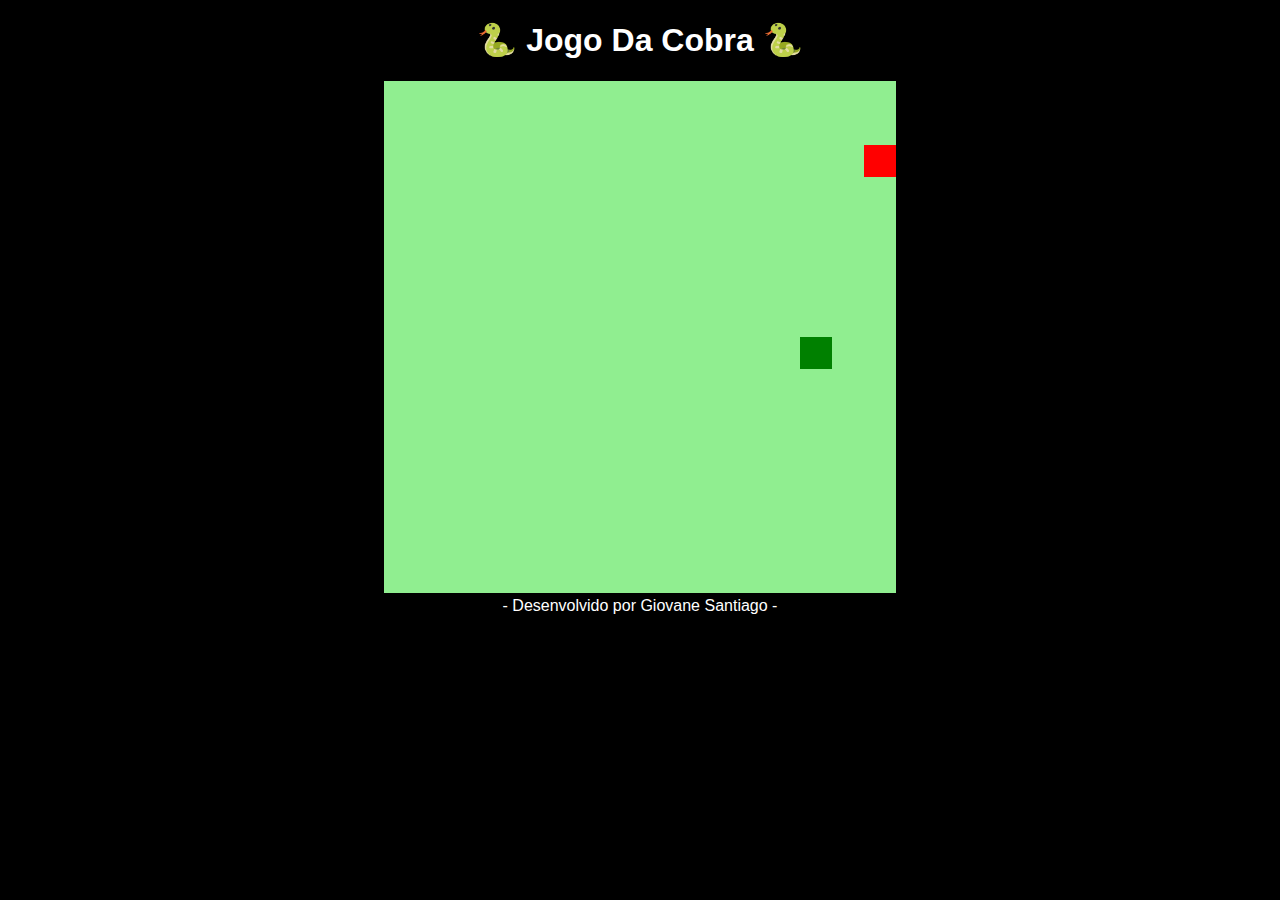
<file: Jogo da cobrinha/index.html>
<!DOCTYPE html>
<html lang="en">
<head>
    <meta charset="UTF-8">
    <meta http-equiv="X-UA-Compatible" content="IE=edge">
    <meta name="viewport" content="width=device-width, initial-scale=1.0">
    <link rel="stylesheet" href="style.css">
    <script defer src="script.js"></script>
    <title>Cobra games</title>
</head>
<body>
    <h1>&#x1F40D Jogo Da Cobra &#x1F40D</h1>
    <canvas id="snake" width="512" height="512"></canvas>
    <footer>- Desenvolvido por Giovane Santiago -</footer>
</body>
</html>
</file>
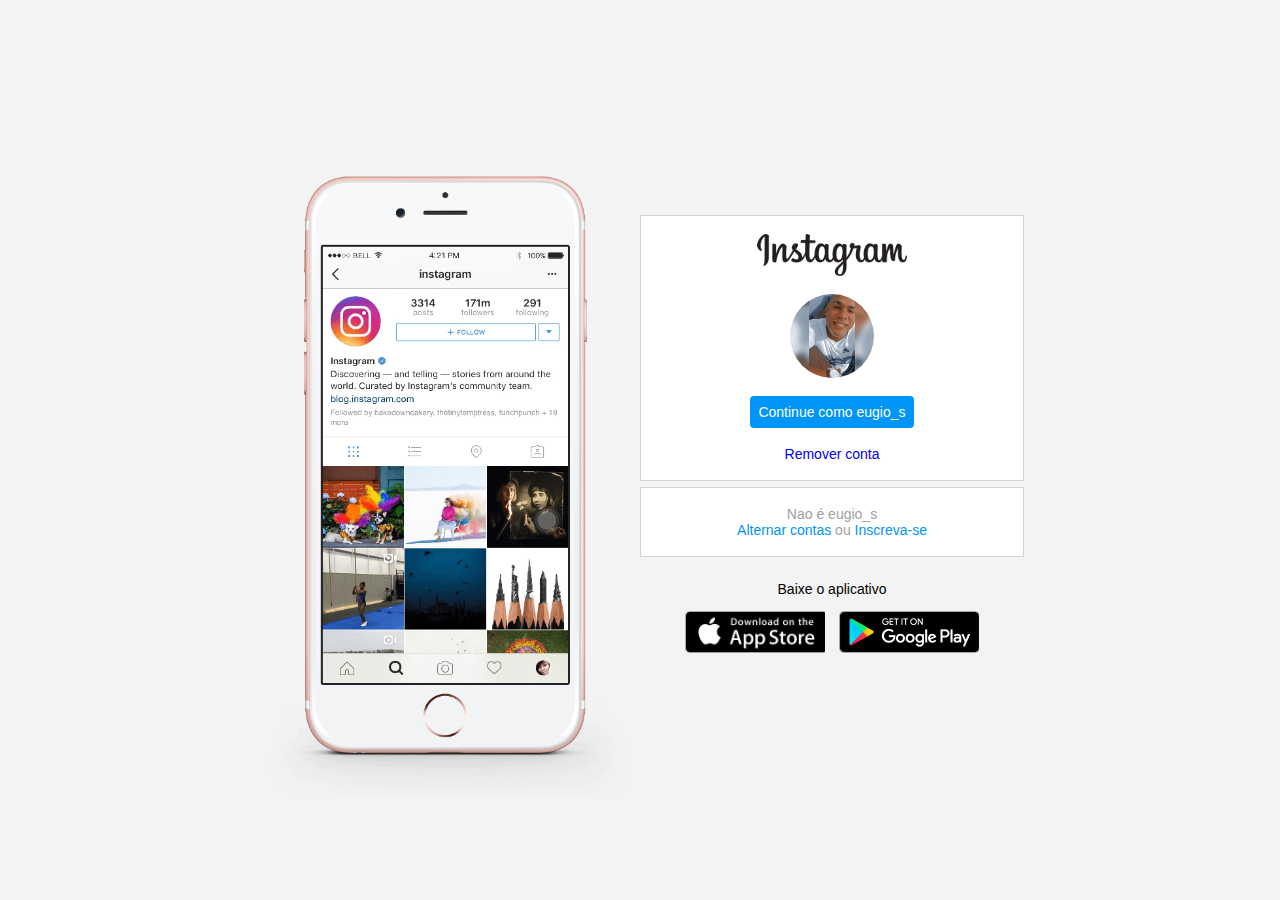
<file: Pag-insta/recirando-pag-insta/index.html>
<!DOCTYPE html>
<html lang="en">
<head>
    <meta charset="UTF-8">
    <meta http-equiv="X-UA-Compatible" content="IE=edge">
    <meta name="viewport" content="width=device-width, initial-scale=1.0">
    <link rel="stylesheet" href="style.css">
    <title>Instagram</title>
</head>
<body>
    <div  class="instagram-wrapper">
        <div class="instagram-phone">
            <img src="img/instagram-celular.png" alt="phone">
        </div>
        <div class="instagram-login">
            <div class="group">
                <img src="img/instagram-logo.png" alt="logo" class="logo"> 
                <div class="perfil-foto">
                    <img src="img/perfil-instagram.jpeg" alt="fot-perfil">
                </div>
                <a href="#" class="insta-login">Continue como eugio_s</a>
                <a href="#" class="Insta-sair">Remover conta</a>
            </div>
            <div class="group">
                <p class="not-account">Nao é eugio_s</p>
                <p class="not-account">
                    <span class="link-blue">Alternar contas</span>
                    ou 
                    <span class="link-blue">Inscreva-se</span>
                </p>
            </div>
            <div class="get-the-app">
                <p class="get-app">Baixe o aplicativo</p>
                <div class="download">
                    <a href="#" class="app-download"></a>
                    <a href="#" class="app-download"></a>
                </div>
            </div>
        </div>
    </div>
</body>
</html>
</file>
<file: Jogo da cobrinha/style.css>
body {

    text-align: center;
    font-family: 'Trebuchet MS', 'Lucida Sans Unicode', 'Lucida Grande', 'Lucida Sans', Arial, sans-serif;
    color: white;
    background-color: black;
}
</file>
<file: Pag-insta/recirando-pag-insta/style.css>
@charset "UTF-8";

*{
    padding: 0;
    margin: 0;
    box-sizing: border-box;
    text-decoration: none;
    font-family: sans-serif;
    font-size: 14px;
}

body {
    width: 100%;
    min-height: 100vh;
    background-color: rgb(243,243,243);
    margin: 0;
    padding: 0;
    display: flex;
    justify-content: center
}

.instagram-wrapper {
    display: flex;
    align-items: center;
    justify-content: start;
    width: 60%;
    height: 100vh;
}

.instagram-phone {
    display: flex;
    align-items: center;
    justify-content: center;
    width: 50%;
}

.instagram-phone img{
    height: 50rem;
}

.instagram-login { 
    display: flex;
    align-items: center;
    justify-content: space-around;
    flex-direction: column;
    width: 50%;
    min-height: 34rem;
}

.group {
    display: flex;
    justify-content: space-between;
    align-items: center;
    flex-direction: column;
    background-color: #ffffff;
    width: 100%;
    padding: 1.3rem 0;
    border: 1px solid lightgray;
}

.group:nth-child(1) {
    min-height: 19rem;
}

.logo {
    height: 3rem;
}

.perfil-foto {
    display: flex;
    justify-content: center;
    align-items: center;
    border-radius: 50%;
    overflow: hidden;

}

.perfil-foto img{
    height: 6rem;
}

.insta-login{
    background-color: #0095f6;
    color: #ffffff;
    padding: 8px;
    border-radius: 4px;
}

.insta-sair {
    color: #0095f6;
    margin-top: 1rem;
}

.not-account {
    color: rgb(160, 160, 160);
}

.link-blue {
    color: #0095f6;
}

.get-the-app {
    display: flex;
    flex-direction: column;
    align-items: center;
    justify-content: center;
    width: 100%;
    padding: 1.3rem;
}

.download {
    display: flex;
    width: 100%;
    justify-content: space-evenly;
    align-items: center;
    padding: 1rem;
}

.app-download {
    height: 3rem;
    width: 10rem;
    background-size: cover;
}
.app-download:nth-child(1){
    background-image: url(img/apple-button.png);
}

.app-download:nth-child(2){
    background-image: url(img/googleplay-button.png);
}

@media (max-width: 1024px) {
    .instagram-wrapper{
        width: 90%;
    }
}

@media (max-width: 650px) {
    body {
        background-color: white;
    }
    .group {
        border: 1px solid transparent
    }
    .instagram-wrapper {
        width: 90%;
    }
    .instagram-phone {
        display: none;
    }

    .instagram-login {
        width: 100%;
    }

    .download {
        width: 100%;
        padding: 2px;
    }
}
</file>
